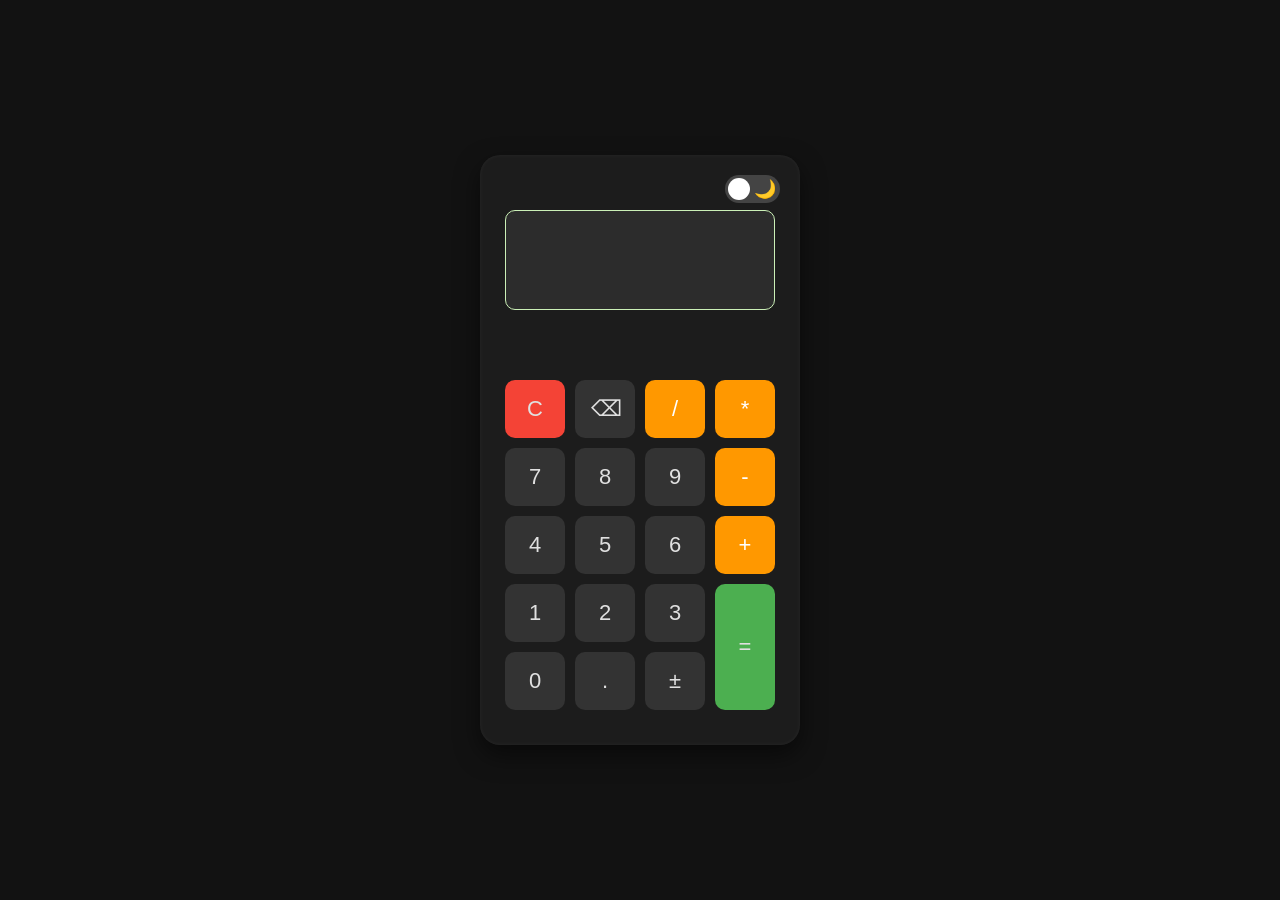
<file: Simple-calculator/index.html>
<!DOCTYPE html>
<html lang="en">
<head>
    <meta charset="UTF-8">
    <meta name="viewport" content="width=device-width, initial-scale=1.0">
    <link rel="stylesheet" href="style.css">
    <title>Calc</title>
</head>
<body>
    
  <div class="calculator" id="calculator">
  <label class="theme-switch">
    <input type="checkbox" id="themeToggle">
    <span class="slider"></span>
  </label>    <input type="text" id="display" readonly>
    <div id="history"></div>
    <div class="buttons">
      <button class="btn btn-clear" id="clear">C</button>
      <button class="btn" id="backspace">⌫</button>
      <button class="btn btn-operator" id="divide">/</button>
      <button class="btn btn-operator" id="multiply">*</button>

      <button class="btn" id="seven">7</button>
      <button class="btn" id="eight">8</button>
      <button class="btn" id="nine">9</button>
      <button class="btn btn-operator" id="subtract">-</button>

      <button class="btn" id="four">4</button>
      <button class="btn" id="five">5</button>
      <button class="btn" id="six">6</button>
      <button class="btn btn-operator" id="add">+</button>

      <button class="btn" id="one">1</button>
      <button class="btn" id="two">2</button>
      <button class="btn" id="three">3</button>
      <button class="btn btn-equal" id="equal">=</button>

      <button class="btn" id="zero">0</button>
      <button class="btn" id="decimal">.</button>
      <button class="btn" id="negate">±</button>
    </div>
  </div>

  <script src="script.js"></script>

</body>
</html>
</file>
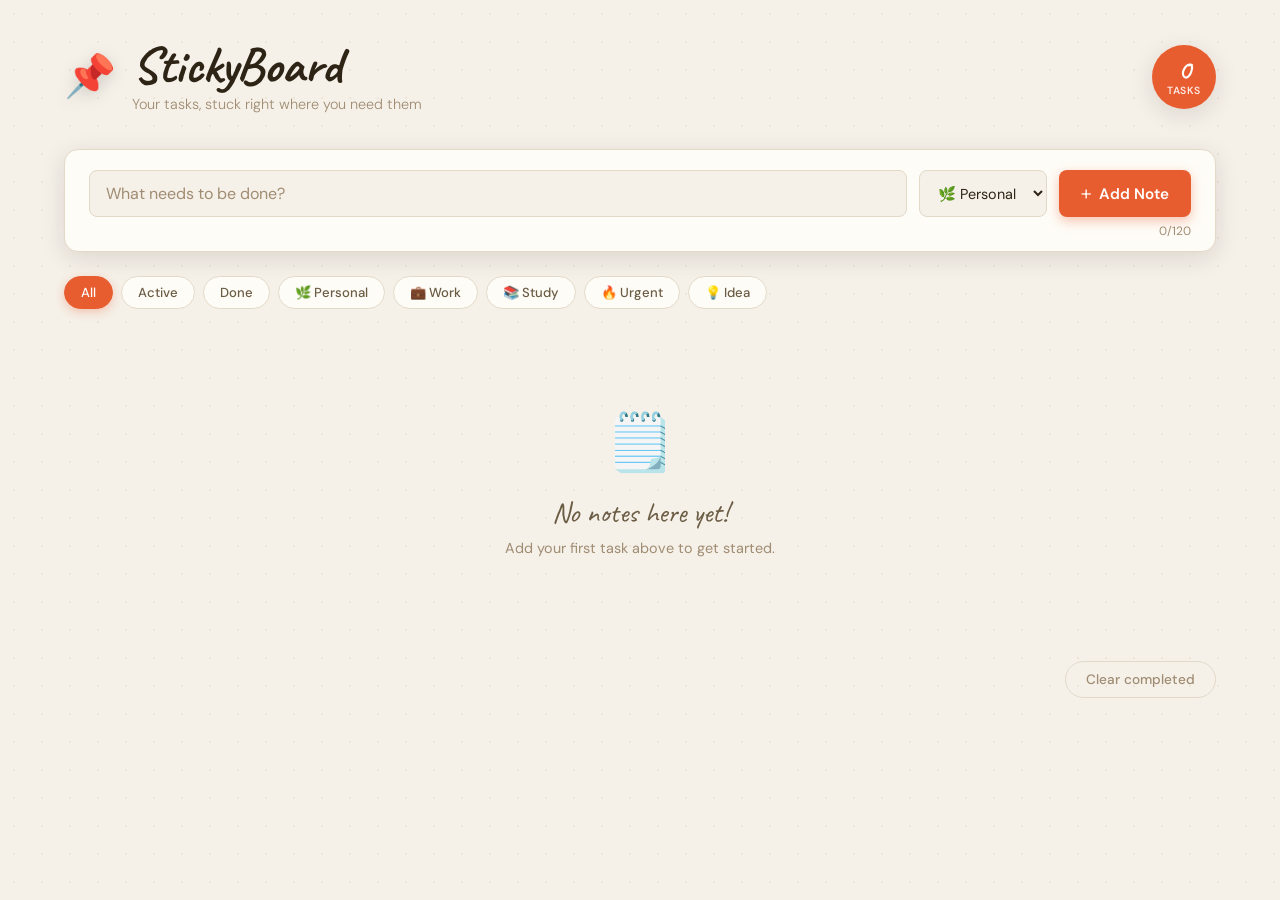
<file: Sticky-ToDo-List/index.html>
<!DOCTYPE html>
<html lang="en">
<head>
  <meta charset="UTF-8" />
  <meta name="viewport" content="width=device-width, initial-scale=1.0" />
  <title>Sticky Notes — Todo Board</title>
  <link rel="stylesheet" href="style.css" />
  <link href="https://fonts.googleapis.com/css2?family=Caveat:wght@400;600;700&family=DM+Sans:wght@300;400;500;600&display=swap" rel="stylesheet" />
</head>
<body>

  <!-- Background texture dots -->
  <div class="bg-grid" aria-hidden="true"></div>

  <div class="app-wrapper">

    <!-- ===== HEADER ===== -->
    <header class="app-header">
      <div class="header-icon">📌</div>
      <div class="header-text">
        <h1 class="app-title">StickyBoard</h1>
        <p class="app-subtitle">Your tasks, stuck right where you need them</p>
      </div>
      <div class="task-counter">
        <span id="taskCount">0</span>
        <small>tasks</small>
      </div>
    </header>

    <!-- ===== INPUT AREA ===== -->
    <section class="input-section" aria-label="Add a new task">
      <div class="input-card">
        <div class="input-row">
          <input
            type="text"
            id="taskInput"
            class="task-input"
            placeholder="What needs to be done?"
            maxlength="120"
            autocomplete="off"
          />
          <select id="categorySelect" class="category-select" aria-label="Select category">
            <option value="personal">🌿 Personal</option>
            <option value="work">💼 Work</option>
            <option value="study">📚 Study</option>
            <option value="urgent">🔥 Urgent</option>
            <option value="idea">💡 Idea</option>
          </select>
          <button id="addBtn" class="add-btn" aria-label="Add task">
            <span class="btn-icon">+</span>
            <span class="btn-label">Add Note</span>
          </button>
        </div>
        <div class="char-counter">
          <span id="charCount">0</span>/120
        </div>
      </div>
    </section>

    <!-- ===== FILTER BAR ===== -->
    <nav class="filter-bar" aria-label="Filter tasks">
      <button class="filter-btn active" data-filter="all">All</button>
      <button class="filter-btn" data-filter="active">Active</button>
      <button class="filter-btn" data-filter="completed">Done</button>
      <button class="filter-btn" data-filter="personal">🌿 Personal</button>
      <button class="filter-btn" data-filter="work">💼 Work</button>
      <button class="filter-btn" data-filter="study">📚 Study</button>
      <button class="filter-btn" data-filter="urgent">🔥 Urgent</button>
      <button class="filter-btn" data-filter="idea">💡 Idea</button>
    </nav>

    <!-- ===== TASK BOARD ===== -->
    <main class="task-board" id="taskBoard" aria-label="Task board">
      <!-- Cards rendered by JS -->
    </main>

    <!-- ===== EMPTY STATE ===== -->
    <div class="empty-state" id="emptyState" hidden>
      <div class="empty-icon">🗒️</div>
      <p class="empty-title">No notes here yet!</p>
      <p class="empty-sub">Add your first task above to get started.</p>
    </div>

    <!-- ===== FOOTER ===== -->
    <footer class="app-footer">
      <button id="clearCompleted" class="clear-btn">Clear completed</button>
    </footer>

  </div>

  <!-- ===== EDIT MODAL ===== -->
  <div class="modal-overlay" id="modalOverlay" role="dialog" aria-modal="true" aria-labelledby="modalTitle" hidden>
    <div class="modal">
      <h2 class="modal-title" id="modalTitle">Edit Note</h2>
      <textarea id="editInput" class="edit-input" maxlength="120" rows="3"></textarea>
      <div class="modal-actions">
        <button id="cancelEdit" class="modal-btn cancel">Cancel</button>
        <button id="saveEdit" class="modal-btn save">Save</button>
      </div>
    </div>
  </div>

  <script src="script.js"></script>
</body>
</html>
</file>
<file: Simple-calculator/style.css>
*{
    padding:0;
    margin:0;
    box-sizing:border-box;
    font-family:Arial, Helvetica, sans-serif;
}



body{
    background:#121212;
    display:flex;
    justify-content:center;
    align-items:center;
    height:100vh;
    transition:background 0.3s ease;
}

/* LIGHT MODE */

body.light{
    background:#f5f5f5;
}

body.light .calculator{
    background:rgba(255,255,255,0.85);
}

body.light input{
    background:#ffffff;
    color:#111;
}

body.light .btn{
    background:#ddd;
    color:#111;
}
body.light #history{
    color:#262525;
}
body.light .btn-operator{
    background:#b4b2b2;
}
body.light .btn-operator:hover{
    background:#8e8c8c;
}
body.light .btn-equal{
    background:#a7d9a9;
}
body.light .btn-equal:hover{
    background:#7ed17e;
}
body.light .btn-clear{
    background:#f28b8b;
}
body.light .btn-clear:hover{
    background:#d66b6b;
}

/* FLOATING THEME SWITCH */

.theme-switch{
    position:fixed;
    top:20px;
    right:20px;
    width:55px;
    height:28px;
    z-index:1000;
}

.theme-switch input{
    opacity:0;
    width:0;
    height:0;
}

.slider{
    position:absolute;
    cursor:pointer;
    top:0;
    left:0;
    right:0;
    bottom:0;
    background:#444;
    transition:0.4s;
    border-radius:34px;
    display:flex;
    align-items:center;
    justify-content:center;
    font-size:12px;
}

.slider:before{
    position:absolute;
    content:"";
    height:22px;
    width:22px;
    left:3px;
    bottom:3px;
    background:white;
    transition:0.4s;
    border-radius:50%;
}

.slider::after{
    content:"🌙";
    margin-left: 25px;
    font-size: 18px;
}

input:checked + .slider{
    background:#4CAF50;
}

input:checked + .slider:before{
    transform:translateX(27px);
}

input:checked + .slider::after{
    content:"☀️";
    margin-right: 50px;
}

/* CALCULATOR */

.calculator{
    background:rgba(30,30,30,0.9);
    backdrop-filter:blur(12px);

    padding:35px 25px;
    border-radius:20px;
    width:320px;

    box-shadow:
        0 10px 25px rgba(0,0,0,0.5),
        inset 0 0 5px rgba(255,255,255,0.05);

    animation:
        appear 0.5s ease,
        float 4s ease-in-out infinite;
}

/* ENTRANCE ANIMATION */

@keyframes appear{
    from{
        opacity:0;
        transform:translateY(20px) scale(0.95);
    }
    to{
        opacity:1;
        transform:translateY(0) scale(1);
    }
}

/* FLOAT EFFECT */

@keyframes float{
    0%{transform:translateY(0)}
    50%{transform:translateY(-3px)}
    100%{transform:translateY(0)}
}



.calculator input{
    background:#2C2C2C;
    margin-top:20px;
    height:100px;
    width:100%;
    border:1px solid rgb(203,240,183);
    border-radius:10px;
    text-align:right;
    color:#FFFFFF;
    font-size:32px;
    padding:12px;
    transition:all 0.2s ease;
}

/* HISTORY */

#history{
    color:#aaa;
    font-size:14px;
    text-align:right;
    margin-top:10px;
    min-height:40px;
}

#history div{
    opacity:0.8;
    animation:fadeIn 0.3s ease;
}

@keyframes fadeIn{
    from{
        opacity:0;
        transform:translateY(5px);
    }
    to{
        opacity:1;
        transform:translateY(0);
    }
}

/* BUTTON GRID */

.buttons{
    margin-top:20px;
    display:grid;
    grid-template-columns:repeat(4,1fr);
    gap:10px;
}

/* BUTTON */

.btn{
    position:relative;
    overflow:hidden;

    font-size:22px;
    padding:16px;
    cursor:pointer;

    border:none;
    border-radius:10px;

    background:#333333;
    color:#E0E0E0;

    transition:
        transform 0.15s ease,
        background 0.2s ease,
        box-shadow 0.2s ease;
}

/* HOVER */

.btn:hover{
    background:rgb(214,137,42);
    transform:translateY(-2px);
    box-shadow:0 4px 10px rgba(0,0,0,0.4);
}

/* BUTTON PRESS */

.active{
    transform:scale(0.92);
    box-shadow: inset 0 2px 5px rgba(0,0,0,0.6);
}

/* OPERATORS */

.btn-operator{
    background:#FF9800;
    color:#fff;
    animation:operatorGlow 2s infinite alternate;
}

.btn-operator:hover{
    background:#a16202;
}

@keyframes operatorGlow{
    from{
        box-shadow:0 0 6px rgba(255,152,0,0.4);
    }
    to{
        box-shadow:0 0 16px rgba(255,152,0,0.9);
    }
}

/* EQUAL BUTTON */

.btn-equal{
    grid-row:span 2;
    background:#4CAF50;
}

.btn-equal:hover{
    background:#0de718;
}

/* CLEAR */

.btn-clear{
    background:#F44336;
}

.btn-clear:hover{
    background:#D32F2F;
}

/* RIPPLE EFFECT */

.ripple{
    position:absolute;
    border-radius:50%;
    transform:scale(0);
    animation:ripple 0.6s linear;
    background:rgba(255,255,255,0.5);
}

@keyframes ripple{
    to{
        transform:scale(4);
        opacity:0;
    }
}

/* ERROR SHAKE */

.error{
    animation:shake 0.3s;
    background:#ff0000;
}

@keyframes shake{
    0%{transform:translateX(0);}
    25%{transform:translateX(-5px);}
    50%{transform:translateX(5px);}
    75%{transform:translateX(-5px);}
    100%{transform:translateX(0);}
}

/* RESPONSIVE */

@media (max-width:500px){

body{
    padding:20px;
}

.calculator{
    width:100%;
    max-width:340px;
}

.calculator input{
    height:80px;
    font-size:26px;
}

.btn{
    padding:14px;
    font-size:20px;
}

}
</file>
<file: Sticky-ToDo-List/style.css>
/* ============================================================
   STICKY NOTES TODO APP — styles.css
   Aesthetic: Warm paper-craft + modern UI
   Fonts: Caveat (handwritten) + DM Sans (clean)
   ============================================================ */

/* ---------- CSS Variables ---------- */
:root {
  --bg:           #f5f0e8;
  --surface:      #fefcf7;
  --border:       #e2d9c8;
  --text-dark:    #2d2416;
  --text-mid:     #6b5c44;
  --text-light:   #a08c72;
  --accent:       #e85d2f;
  --accent-hover: #c94a20;
  --shadow-sm:    0 2px 8px rgba(45,36,22,.08);
  --shadow-md:    0 6px 24px rgba(45,36,22,.12);
  --shadow-lg:    0 16px 48px rgba(45,36,22,.18);
  --radius:       14px;
  --radius-sm:    8px;
  --transition:   0.22s cubic-bezier(.4,0,.2,1);

  --c-personal:  #d4edda;
  --c-work:      #cce5f7;
  --c-study:     #fff3cd;
  --c-urgent:    #ffd5d0;
  --c-idea:      #e8d5f5;

  --c-personal-border:  #a8d5b4;
  --c-work-border:      #96ccf0;
  --c-study-border:     #ffd77a;
  --c-urgent-border:    #ffada4;
  --c-idea-border:      #c9a8e8;
}


* {
  box-sizing: border-box;
  margin: 0;
  padding: 0;
  scroll-behavior: smooth; 
}

body {
  font-family: 'DM Sans', sans-serif;
  background-color: var(--bg);
  color: var(--text-dark);
  min-height: 100vh;
  overflow-x: hidden;
}

/* ---------- Background Grid Texture ---------- */
.bg-grid {
  position: fixed;
  inset: 0;
  pointer-events: none;
  z-index: 0;
  background-image:
    radial-gradient(circle, #c8b89a33 1px, transparent 1px);
  background-size: 28px 28px;
}

/* ---------- App Wrapper ---------- */
.app-wrapper {
  position: relative;
  z-index: 1;
  max-width: 1200px;
  margin: 0 auto;
  padding: 40px 24px 80px;
}

/* ============================================================
   HEADER
   ============================================================ */
.app-header {
  display: flex;
  align-items: center;
  gap: 16px;
  margin-bottom: 36px;
}

.header-icon {
  font-size: 2.6rem;
  line-height: 1;
  filter: drop-shadow(0 4px 8px rgba(0,0,0,.15));
  animation: wobble 3s ease-in-out infinite;
}

@keyframes wobble {
  0%, 100% { transform: rotate(-4deg); }
  50%       { transform: rotate(4deg); }
}

.header-text { flex: 1; }

.app-title {
  font-family: 'Caveat', cursive;
  font-size: clamp(2.2rem, 5vw, 3.2rem);
  font-weight: 700;
  color: var(--text-dark);
  line-height: 1;
  letter-spacing: -0.5px;
}

.app-subtitle {
  font-size: 0.9rem;
  color: var(--text-light);
  margin-top: 4px;
  font-weight: 300;
}

.task-counter {
  display: flex;
  flex-direction: column;
  align-items: center;
  background: var(--accent);
  color: #fff;
  border-radius: 50%;
  width: 64px;
  height: 64px;
  justify-content: center;
  font-weight: 600;
  box-shadow: var(--shadow-md);
  flex-shrink: 0;
}

.task-counter span {
  font-family: 'Caveat', cursive;
  font-size: 1.8rem;
  line-height: 1;
}

.task-counter small {
  font-size: 0.65rem;
  opacity: .85;
  text-transform: uppercase;
  letter-spacing: .5px;
}

/* ============================================================
   INPUT SECTION
   ============================================================ */
.input-section { margin-bottom: 24px; }

.input-card {
  background: var(--surface);
  border: 1.5px solid var(--border);
  border-radius: var(--radius);
  padding: 20px 24px 12px;
  box-shadow: var(--shadow-md);
  transition: box-shadow var(--transition);
}

.input-card:focus-within {
  box-shadow: var(--shadow-lg), 0 0 0 3px rgba(232,93,47,.15);
}

.input-row {
  display: flex;
  gap: 12px;
  align-items: stretch;
  flex-wrap: wrap;
}

.task-input {
  flex: 1;
  min-width: 200px;
  font-family: 'DM Sans', sans-serif;
  font-size: 1rem;
  padding: 12px 16px;
  border: 1.5px solid var(--border);
  border-radius: var(--radius-sm);
  background: var(--bg);
  color: var(--text-dark);
  outline: none;
  transition: border-color var(--transition), box-shadow var(--transition);
}

.task-input::placeholder { color: var(--text-light); }

.task-input:focus {
  border-color: var(--accent);
  box-shadow: 0 0 0 3px rgba(232,93,47,.1);
}

.category-select {
  font-family: 'DM Sans', sans-serif;
  font-size: 0.9rem;
  padding: 12px 14px;
  border: 1.5px solid var(--border);
  border-radius: var(--radius-sm);
  background: var(--bg);
  color: var(--text-dark);
  cursor: pointer;
  outline: none;
  transition: border-color var(--transition);
}

.category-select:focus { border-color: var(--accent); }

.add-btn {
  display: flex;
  align-items: center;
  gap: 8px;
  padding: 12px 22px;
  background: var(--accent);
  color: #fff;
  border: none;
  border-radius: var(--radius-sm);
  font-family: 'DM Sans', sans-serif;
  font-size: 0.95rem;
  font-weight: 600;
  cursor: pointer;
  transition: background var(--transition), transform var(--transition), box-shadow var(--transition);
  box-shadow: 0 4px 12px rgba(232,93,47,.35);
  white-space: nowrap;
}

.add-btn:hover {
  background: var(--accent-hover);
  transform: translateY(-2px);
  box-shadow: 0 6px 20px rgba(232,93,47,.4);
}

.add-btn:active { transform: translateY(0); }

.btn-icon {
  font-size: 1.3rem;
  line-height: 1;
  font-weight: 300;
}

.char-counter {
  font-size: 0.75rem;
  color: var(--text-light);
  text-align: right;
  margin-top: 6px;
}

/* ============================================================
   FILTER BAR
   ============================================================ */
.filter-bar {
  display: flex;
  flex-wrap: wrap;
  gap: 8px;
  margin-bottom: 32px;
}

.filter-btn {
  font-family: 'DM Sans', sans-serif;
  font-size: 0.82rem;
  font-weight: 500;
  padding: 7px 16px;
  border: 1.5px solid var(--border);
  border-radius: 100px;
  background: var(--surface);
  color: var(--text-mid);
  cursor: pointer;
  transition: all var(--transition);
}

.filter-btn:hover {
  border-color: var(--accent);
  color: var(--accent);
}

.filter-btn.active {
  background: var(--accent);
  border-color: var(--accent);
  color: #fff;
  box-shadow: 0 3px 10px rgba(232,93,47,.3);
}

/* ============================================================
   TASK BOARD GRID
   ============================================================ */
.task-board {
  display: grid;
  grid-template-columns: repeat(auto-fill, minmax(240px, 1fr));
  gap: 24px;
  align-items: start;
}

/* ============================================================
   STICKY NOTE CARD
   ============================================================ */
.note-card {
  position: relative;
  border-radius: var(--radius);
  padding: 22px 20px 16px;
  box-shadow: var(--shadow-md);
  transition:
    transform var(--transition),
    box-shadow var(--transition),
    opacity var(--transition);
  cursor: default;

  /* Pop-in animation on creation */
  animation: popIn 0.35s cubic-bezier(.34,1.56,.64,1) both;
}

@keyframes popIn {
  from { opacity: 0; transform: scale(0.7) rotate(-6deg); }
  to   { opacity: 1; transform: scale(1) var(--card-tilt, rotate(0deg)); }
}

/* Slight random tilt — applied via JS inline style */
.note-card:hover {
  transform: translateY(-6px) rotate(0deg) scale(1.03) !important;
  box-shadow: var(--shadow-lg);
  z-index: 10;
}

/* Tape strip at top */
.note-card::before {
  content: '';
  position: absolute;
  top: -10px;
  left: 50%;
  transform: translateX(-50%);
  width: 48px;
  height: 20px;
  background: rgba(255,255,255,.55);
  border-radius: 3px;
  box-shadow: 0 1px 4px rgba(0,0,0,.1);
  backdrop-filter: blur(2px);
}

/* Category color backgrounds */
.note-card[data-category="personal"] {
  background: var(--c-personal);
  border: 1.5px solid var(--c-personal-border);
  --card-tilt: rotate(-1.5deg);
  transform: rotate(-1.5deg);
}
.note-card[data-category="work"] {
  background: var(--c-work);
  border: 1.5px solid var(--c-work-border);
  --card-tilt: rotate(1deg);
  transform: rotate(1deg);
}
.note-card[data-category="study"] {
  background: var(--c-study);
  border: 1.5px solid var(--c-study-border);
  --card-tilt: rotate(-0.8deg);
  transform: rotate(-0.8deg);
}
.note-card[data-category="urgent"] {
  background: var(--c-urgent);
  border: 1.5px solid var(--c-urgent-border);
  --card-tilt: rotate(1.5deg);
  transform: rotate(1.5deg);
}
.note-card[data-category="idea"] {
  background: var(--c-idea);
  border: 1.5px solid var(--c-idea-border);
  --card-tilt: rotate(-1.2deg);
  transform: rotate(-1.2deg);
}

/* ---------- Category Badge ---------- */
.card-badge {
  display: inline-block;
  font-size: 0.72rem;
  font-weight: 600;
  letter-spacing: .4px;
  text-transform: uppercase;
  padding: 3px 10px;
  border-radius: 100px;
  background: rgba(255,255,255,.55);
  color: var(--text-mid);
  margin-bottom: 12px;
}

/* ---------- Task Text ---------- */
.card-text {
  font-family: 'Caveat', cursive;
  font-size: 1.25rem;
  font-weight: 600;
  color: var(--text-dark);
  line-height: 1.5;
  word-break: break-word;
  transition: all 0.3s ease;
}

/* ---------- Completed State ---------- */
.note-card.completed {
  opacity: 0.62;
}

.note-card.completed .card-text {
  text-decoration: line-through;
  text-decoration-thickness: 2px;
  color: var(--text-light);
}

/* ---------- Card Footer (controls) ---------- */
.card-footer {
  display: flex;
  align-items: center;
  justify-content: space-between;
  margin-top: 16px;
  padding-top: 12px;
  border-top: 1.5px dashed rgba(0,0,0,.12);
}

/* Checkbox */
.card-checkbox {
  appearance: none;
  -webkit-appearance: none;
  width: 22px;
  height: 22px;
  border: 2px solid rgba(0,0,0,.25);
  border-radius: 50%;
  cursor: pointer;
  position: relative;
  transition: all var(--transition);
  background: rgba(255,255,255,.4);
  flex-shrink: 0;
}

.card-checkbox:checked {
  background: var(--text-mid);
  border-color: var(--text-mid);
}

.card-checkbox:checked::after {
  content: '✓';
  position: absolute;
  top: 50%;
  left: 50%;
  transform: translate(-50%, -50%);
  color: #fff;
  font-size: 0.75rem;
  font-weight: 700;
}

.card-checkbox:hover { transform: scale(1.15); }

/* Action buttons container */
.card-actions {
  display: flex;
  gap: 6px;
}

.card-btn {
  display: flex;
  align-items: center;
  justify-content: center;
  width: 30px;
  height: 30px;
  border: none;
  border-radius: var(--radius-sm);
  background: rgba(255,255,255,.45);
  cursor: pointer;
  font-size: 0.85rem;
  transition: all var(--transition);
  color: var(--text-mid);
}

.card-btn:hover {
  background: rgba(255,255,255,.85);
  transform: scale(1.15);
  box-shadow: 0 2px 8px rgba(0,0,0,.12);
}

.card-btn.delete:hover { color: #e84040; }
.card-btn.edit:hover   { color: #2d7dd2; }

/* ---------- Card Delete Animation ---------- */
@keyframes cardOut {
  0%   { opacity: 1; transform: scale(1) rotate(var(--exit-tilt, 0deg)); }
  40%  { opacity: .6; transform: scale(1.05) rotate(8deg); }
  100% { opacity: 0; transform: scale(0.6) rotate(20deg) translateY(20px); }
}

.note-card.deleting {
  animation: cardOut 0.4s cubic-bezier(.4,0,.2,1) forwards;
  pointer-events: none;
}

/* ============================================================
   EMPTY STATE
   ============================================================ */
.empty-state {
  grid-column: 1 / -1;
  text-align: center;
  padding: 64px 24px;
}

.empty-icon { font-size: 3.5rem; margin-bottom: 16px; }

.empty-title {
  font-family: 'Caveat', cursive;
  font-size: 1.8rem;
  color: var(--text-mid);
  margin-bottom: 8px;
}

.empty-sub {
  font-size: 0.9rem;
  color: var(--text-light);
}

/* ============================================================
   FOOTER
   ============================================================ */
.app-footer {
  margin-top: 40px;
  display: flex;
  justify-content: flex-end;
}

.clear-btn {
  font-family: 'DM Sans', sans-serif;
  font-size: 0.85rem;
  font-weight: 500;
  padding: 9px 20px;
  border: 1.5px solid var(--border);
  border-radius: 100px;
  background: transparent;
  color: var(--text-light);
  cursor: pointer;
  transition: all var(--transition);
}

.clear-btn:hover {
  border-color: #e84040;
  color: #e84040;
  background: rgba(232,64,64,.05);
}

/* ============================================================
   EDIT MODAL
   ============================================================ */
.modal-overlay {
  position: fixed;
  inset: 0;
  background: rgba(45,36,22,.45);
  backdrop-filter: blur(4px);
  z-index: 100;
  display: flex;
  align-items: center;
  justify-content: center;
  padding: 24px;
  animation: fadeIn 0.2s ease;
}

.modal-overlay[hidden] { display: none; }

@keyframes fadeIn {
  from { opacity: 0; }
  to   { opacity: 1; }
}

.modal {
  background: var(--surface);
  border-radius: var(--radius);
  padding: 32px;
  width: 100%;
  max-width: 440px;
  box-shadow: var(--shadow-lg);
  animation: slideUp 0.28s cubic-bezier(.34,1.56,.64,1);
}

@keyframes slideUp {
  from { transform: translateY(30px) scale(0.95); opacity: 0; }
  to   { transform: translateY(0) scale(1); opacity: 1; }
}

.modal-title {
  font-family: 'Caveat', cursive;
  font-size: 1.7rem;
  margin-bottom: 16px;
  color: var(--text-dark);
}

.edit-input {
  width: 100%;
  font-family: 'Caveat', cursive;
  font-size: 1.2rem;
  padding: 12px 16px;
  border: 1.5px solid var(--border);
  border-radius: var(--radius-sm);
  background: var(--bg);
  color: var(--text-dark);
  resize: vertical;
  outline: none;
  transition: border-color var(--transition);
}

.edit-input:focus {
  border-color: var(--accent);
  box-shadow: 0 0 0 3px rgba(232,93,47,.1);
}

.modal-actions {
  display: flex;
  justify-content: flex-end;
  gap: 12px;
  margin-top: 20px;
}

.modal-btn {
  font-family: 'DM Sans', sans-serif;
  font-size: 0.9rem;
  font-weight: 600;
  padding: 10px 24px;
  border-radius: var(--radius-sm);
  border: none;
  cursor: pointer;
  transition: all var(--transition);
}

.modal-btn.cancel {
  background: var(--bg);
  color: var(--text-mid);
  border: 1.5px solid var(--border);
}

.modal-btn.cancel:hover { border-color: var(--text-mid); }

.modal-btn.save {
  background: var(--accent);
  color: #fff;
  box-shadow: 0 4px 12px rgba(232,93,47,.35);
}

.modal-btn.save:hover {
  background: var(--accent-hover);
  transform: translateY(-1px);
}

/* ============================================================
   RESPONSIVENESS
   ============================================================ */
@media (max-width: 700px) {
  .app-wrapper { padding: 24px 16px 60px; }

  .app-header { gap: 12px; }
  .task-counter { width: 52px; height: 52px; }
  .task-counter span { font-size: 1.5rem; }

  .input-row { flex-direction: column; }
  .task-input, .category-select, .add-btn { width: 100%; }

  .task-board {
    grid-template-columns: 1fr;
  }

  .note-card { transform: rotate(0deg) !important; }
  .note-card:hover { transform: translateY(-4px) !important; }
}

@media (min-width: 701px) and (max-width: 1024px) {
  .task-board {
    grid-template-columns: repeat(auto-fill, minmax(210px, 1fr));
  }
}

/* ============================================================
   SCROLLBAR (WebKit)
   ============================================================ */
::-webkit-scrollbar { width: 8px; }
::-webkit-scrollbar-track { background: var(--bg); }
::-webkit-scrollbar-thumb {
  background: var(--border);
  border-radius: 4px;
}
::-webkit-scrollbar-thumb:hover { background: var(--text-light); }
</file>
